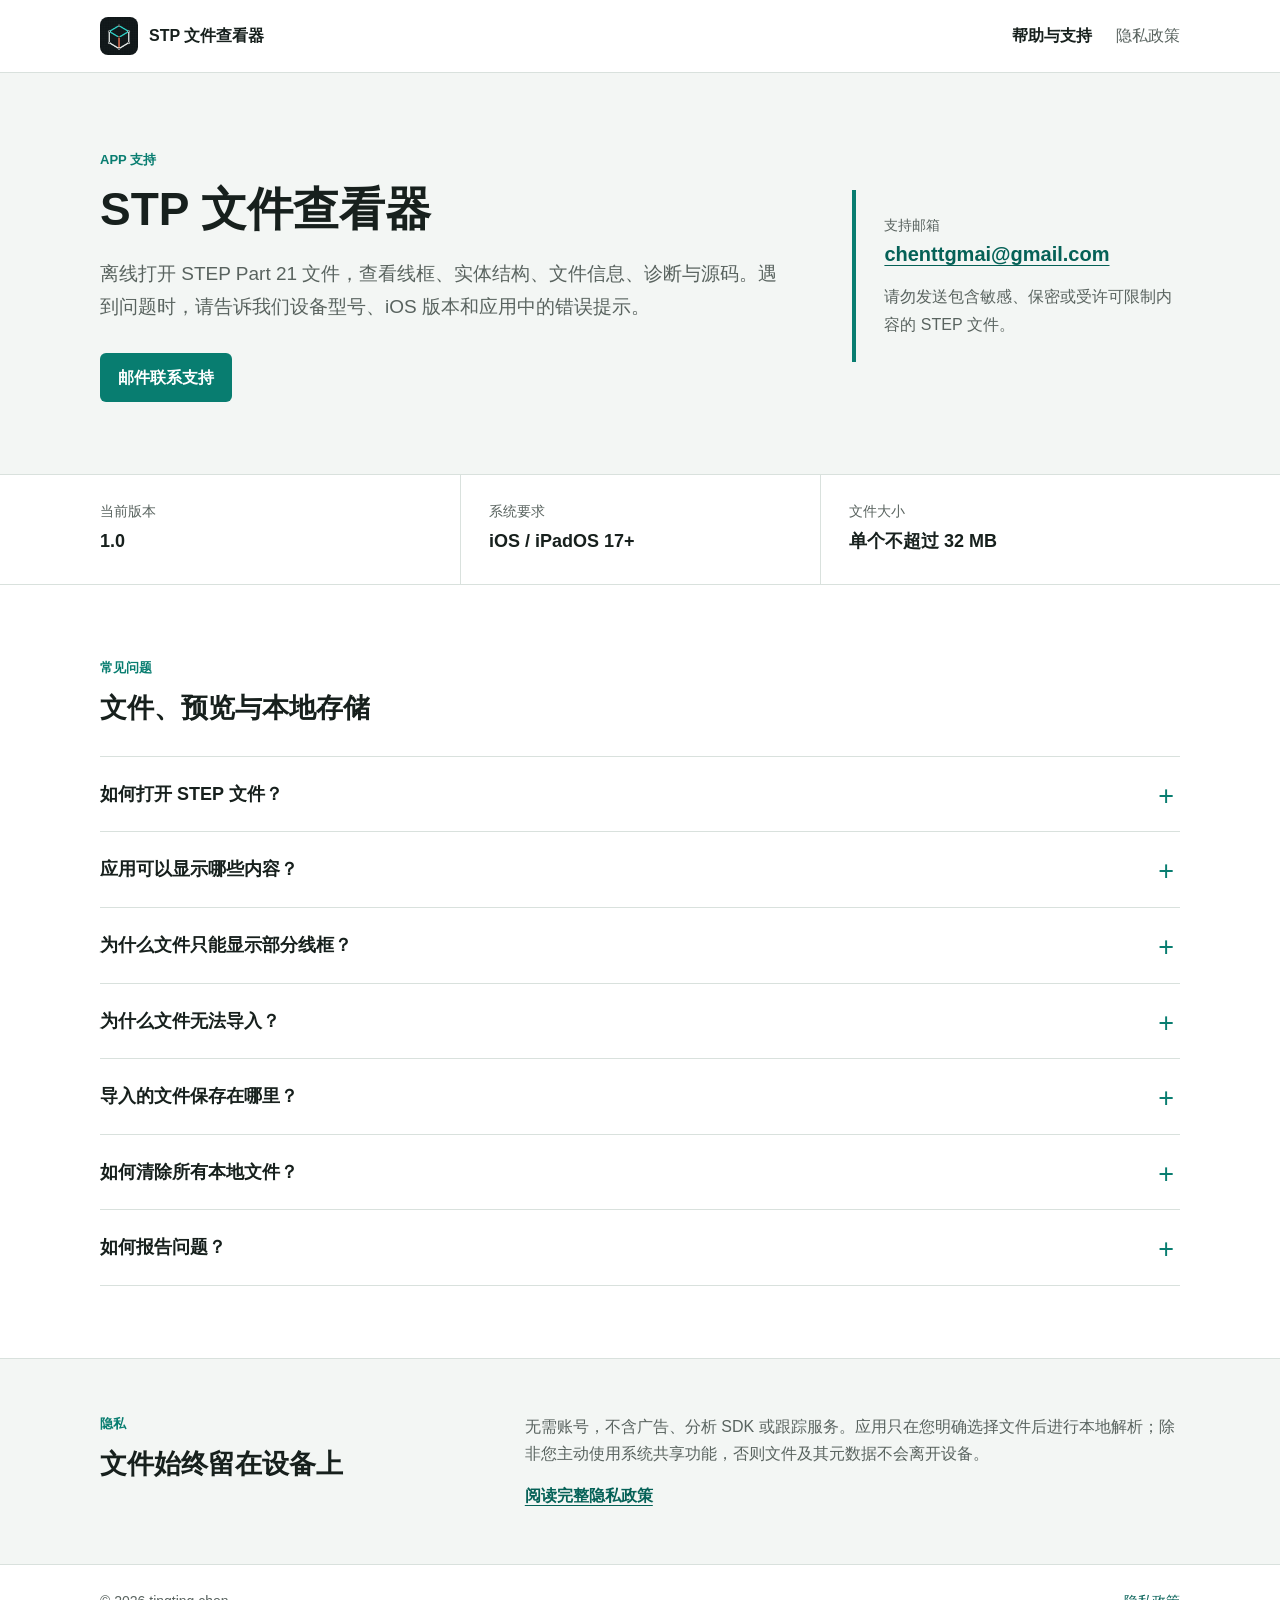
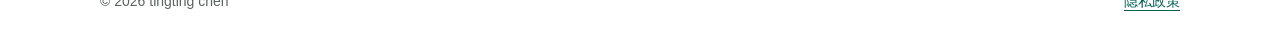
<file: index.html>
<!doctype html>
<html lang="zh-Hans">
<head>
  <meta charset="utf-8">
  <meta name="viewport" content="width=device-width, initial-scale=1">
  <meta name="description" content="STP 文件查看器官方帮助与支持页面">
  <title>帮助与支持 | STP 文件查看器</title>
  <link rel="icon" href="app-icon.png">
  <link rel="stylesheet" href="styles.css">
</head>
<body>
  <header class="site-header">
    <div class="shell header-inner">
      <a class="brand" href="index.html" aria-label="返回帮助与支持首页">
        <img src="app-icon.png" alt="" width="38" height="38">
        <span>STP 文件查看器</span>
      </a>
      <nav aria-label="主导航">
        <a aria-current="page" href="index.html">帮助与支持</a>
        <a href="privacy.html">隐私政策</a>
      </nav>
    </div>
  </header>

  <main>
    <section class="intro-band">
      <div class="shell intro-grid">
        <div>
          <p class="eyebrow">APP 支持</p>
          <h1>STP 文件查看器</h1>
          <p class="lede">离线打开 STEP Part 21 文件，查看线框、实体结构、文件信息、诊断与源码。遇到问题时，请告诉我们设备型号、iOS 版本和应用中的错误提示。</p>
          <a class="primary-action" href="mailto:chenttgmai@gmail.com?subject=STP%20%E6%96%87%E4%BB%B6%E6%9F%A5%E7%9C%8B%E5%99%A8%20App%20%E6%94%AF%E6%8C%81">邮件联系支持</a>
        </div>
        <aside class="contact-panel" aria-label="联系信息">
          <span class="panel-label">支持邮箱</span>
          <a href="mailto:chenttgmai@gmail.com">chenttgmai@gmail.com</a>
          <p>请勿发送包含敏感、保密或受许可限制内容的 STEP 文件。</p>
        </aside>
      </div>
    </section>

    <section class="facts-band" aria-label="版本信息">
      <div class="shell facts-grid">
        <div>
          <span class="fact-label">当前版本</span>
          <strong>1.0</strong>
        </div>
        <div>
          <span class="fact-label">系统要求</span>
          <strong>iOS / iPadOS 17+</strong>
        </div>
        <div>
          <span class="fact-label">文件大小</span>
          <strong>单个不超过 32 MB</strong>
        </div>
      </div>
    </section>

    <section class="content-band">
      <div class="shell">
        <div class="section-heading">
          <p class="eyebrow">常见问题</p>
          <h2>文件、预览与本地存储</h2>
        </div>
        <div class="faq-list">
          <details>
            <summary>如何打开 STEP 文件？</summary>
            <p>在应用文件库中点击“打开文件”，然后从系统“文件”选择器中选择扩展名为 <code>.stp</code> 或 <code>.step</code> 的 STEP Part 21 文件。也可以点击“打开示例”直接体验。</p>
          </details>
          <details>
            <summary>应用可以显示哪些内容？</summary>
            <p>当前版本可显示基础点、直线、折线，以及圆和椭圆边的有界折线近似；并提供旋转、缩放、平移、标准视角、实体结构、文件信息、诊断和源码搜索。</p>
          </details>
          <details>
            <summary>为什么文件只能显示部分线框？</summary>
            <p>本应用定位为快速线框查看器，不是完整 CAD 内核。只包含高级样条、曲面、实体布尔结果或厂商私有实体的文件可能只能显示部分内容。请在查看器的“信息”页检查解析诊断。</p>
          </details>
          <details>
            <summary>为什么文件无法导入？</summary>
            <p>请确认文件是文本形式的 STEP Part 21 文件、大小不超过 32 MB 且没有损坏。空文件、符号链接、过度复杂或结构异常的文件会被安全拒绝。</p>
          </details>
          <details>
            <summary>导入的文件保存在哪里？</summary>
            <p>文件会复制到应用自己的私有本地文件库，不会上传到服务器。删除文件库中的项目会删除应用保存的副本，但不会修改“文件”App、iCloud Drive 或其他文件提供器中的原始文件。</p>
          </details>
          <details>
            <summary>如何清除所有本地文件？</summary>
            <p>打开应用“设置”，选择“删除全部文件”。应用会清除自己的文件副本、恢复中的文件和共享临时副本。卸载应用也会删除应用私有目录中的文件和索引。</p>
          </details>
          <details>
            <summary>如何报告问题？</summary>
            <p>请发送设备型号、iOS 或 iPadOS 版本、应用版本以及错误提示截图。若必须提供示例文件，请先删除作者、组织和其他敏感元数据，并确认您有权分享该文件。</p>
          </details>
        </div>
      </div>
    </section>

    <section class="privacy-band">
      <div class="shell privacy-grid">
        <div>
          <p class="eyebrow">隐私</p>
          <h2>文件始终留在设备上</h2>
        </div>
        <div>
          <p>无需账号，不含广告、分析 SDK 或跟踪服务。应用只在您明确选择文件后进行本地解析；除非您主动使用系统共享功能，否则文件及其元数据不会离开设备。</p>
          <a class="text-link" href="privacy.html">阅读完整隐私政策</a>
        </div>
      </div>
    </section>
  </main>

  <footer>
    <div class="shell footer-inner">
      <span>&copy; 2026 tingting chen</span>
      <a href="privacy.html">隐私政策</a>
    </div>
  </footer>
</body>
</html>
</file>
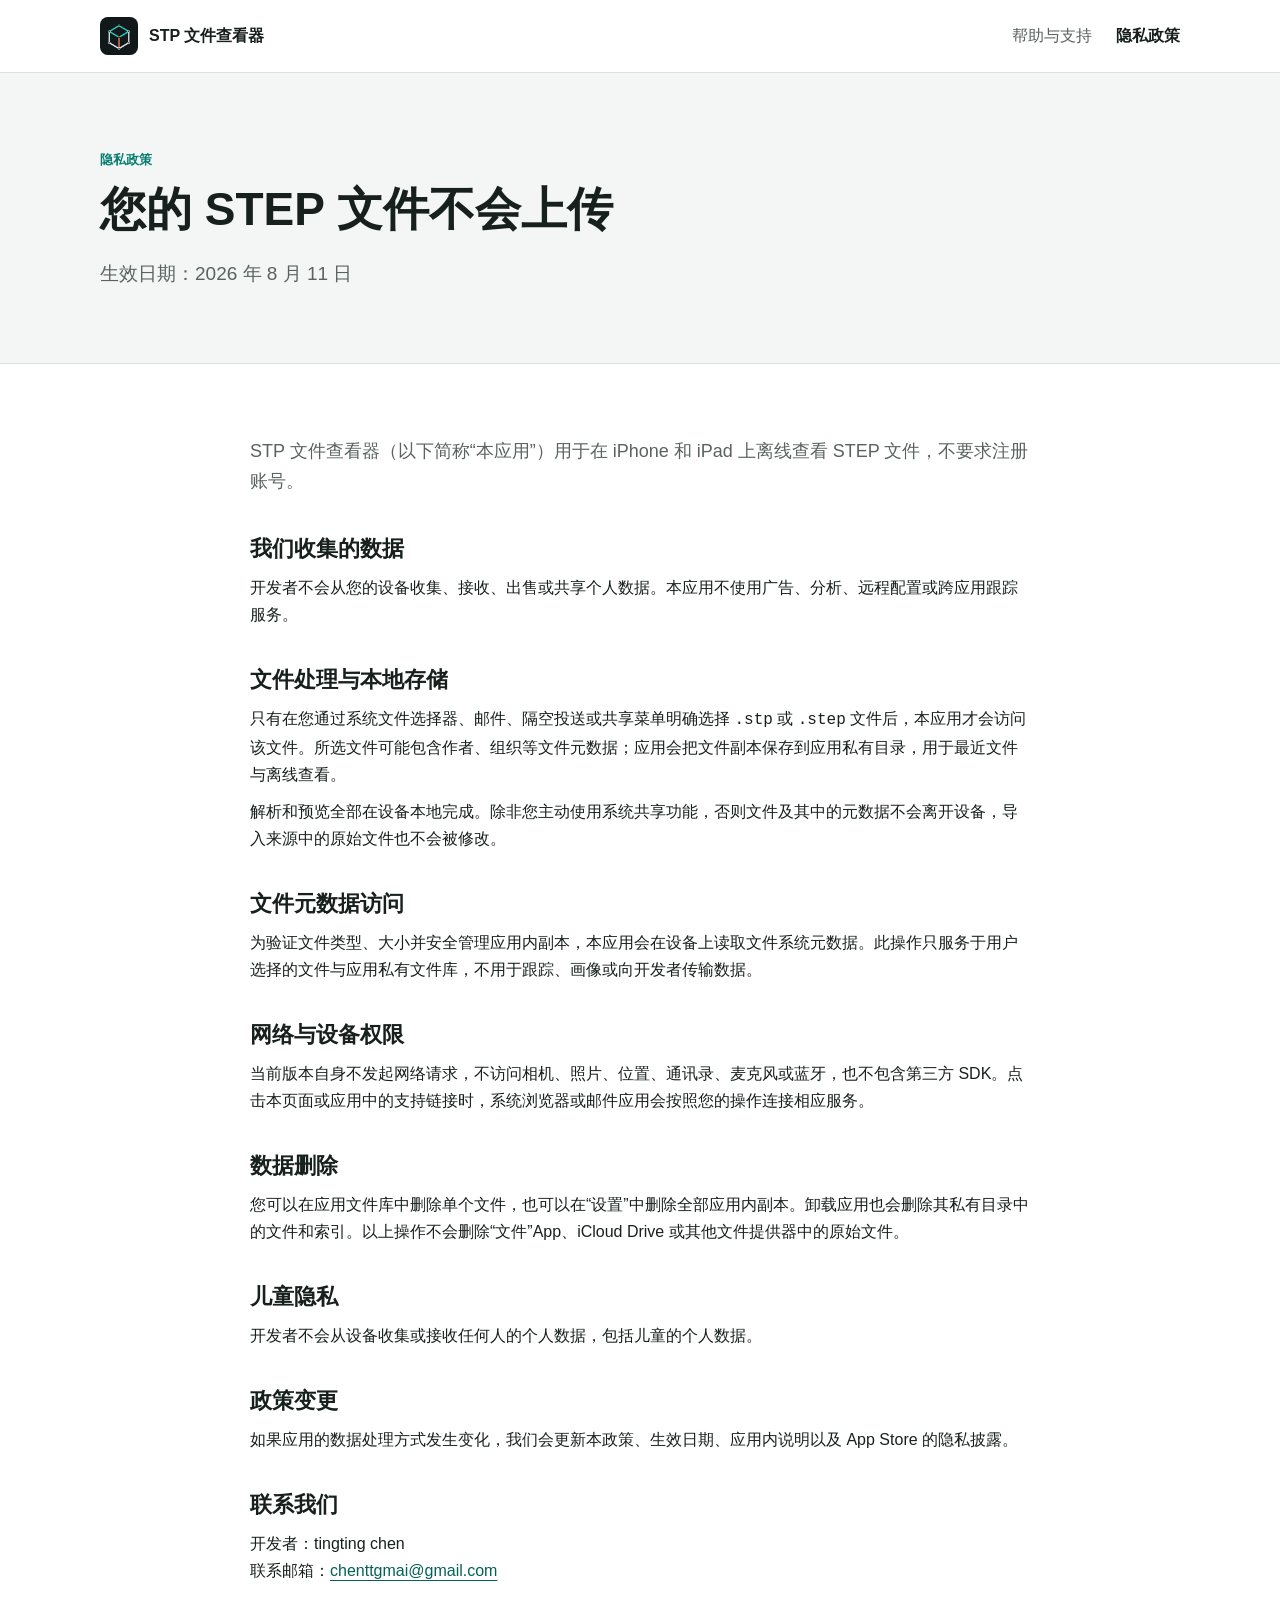
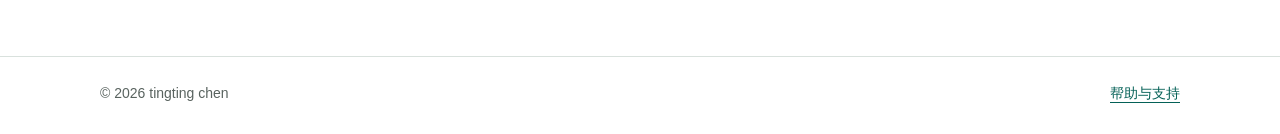
<file: privacy.html>
<!doctype html>
<html lang="zh-Hans">
<head>
  <meta charset="utf-8">
  <meta name="viewport" content="width=device-width, initial-scale=1">
  <meta name="description" content="STP 文件查看器隐私政策">
  <title>隐私政策 | STP 文件查看器</title>
  <link rel="icon" href="app-icon.png">
  <link rel="stylesheet" href="styles.css">
</head>
<body>
  <header class="site-header">
    <div class="shell header-inner">
      <a class="brand" href="index.html" aria-label="返回帮助与支持首页">
        <img src="app-icon.png" alt="" width="38" height="38">
        <span>STP 文件查看器</span>
      </a>
      <nav aria-label="主导航">
        <a href="index.html">帮助与支持</a>
        <a aria-current="page" href="privacy.html">隐私政策</a>
      </nav>
    </div>
  </header>

  <main>
    <section class="policy-heading">
      <div class="shell policy-heading-inner">
        <p class="eyebrow">隐私政策</p>
        <h1>您的 STEP 文件不会上传</h1>
        <p class="lede">生效日期：2026 年 8 月 11 日</p>
      </div>
    </section>

    <section class="policy-band">
      <article class="shell policy-copy">
        <p>STP 文件查看器（以下简称“本应用”）用于在 iPhone 和 iPad 上离线查看 STEP 文件，不要求注册账号。</p>

        <h2>我们收集的数据</h2>
        <p>开发者不会从您的设备收集、接收、出售或共享个人数据。本应用不使用广告、分析、远程配置或跨应用跟踪服务。</p>

        <h2>文件处理与本地存储</h2>
        <p>只有在您通过系统文件选择器、邮件、隔空投送或共享菜单明确选择 <code>.stp</code> 或 <code>.step</code> 文件后，本应用才会访问该文件。所选文件可能包含作者、组织等文件元数据；应用会把文件副本保存到应用私有目录，用于最近文件与离线查看。</p>
        <p>解析和预览全部在设备本地完成。除非您主动使用系统共享功能，否则文件及其中的元数据不会离开设备，导入来源中的原始文件也不会被修改。</p>

        <h2>文件元数据访问</h2>
        <p>为验证文件类型、大小并安全管理应用内副本，本应用会在设备上读取文件系统元数据。此操作只服务于用户选择的文件与应用私有文件库，不用于跟踪、画像或向开发者传输数据。</p>

        <h2>网络与设备权限</h2>
        <p>当前版本自身不发起网络请求，不访问相机、照片、位置、通讯录、麦克风或蓝牙，也不包含第三方 SDK。点击本页面或应用中的支持链接时，系统浏览器或邮件应用会按照您的操作连接相应服务。</p>

        <h2>数据删除</h2>
        <p>您可以在应用文件库中删除单个文件，也可以在“设置”中删除全部应用内副本。卸载应用也会删除其私有目录中的文件和索引。以上操作不会删除“文件”App、iCloud Drive 或其他文件提供器中的原始文件。</p>

        <h2>儿童隐私</h2>
        <p>开发者不会从设备收集或接收任何人的个人数据，包括儿童的个人数据。</p>

        <h2>政策变更</h2>
        <p>如果应用的数据处理方式发生变化，我们会更新本政策、生效日期、应用内说明以及 App Store 的隐私披露。</p>

        <h2>联系我们</h2>
        <p>开发者：tingting chen<br>联系邮箱：<a href="mailto:chenttgmai@gmail.com">chenttgmai@gmail.com</a></p>
      </article>
    </section>
  </main>

  <footer>
    <div class="shell footer-inner">
      <span>&copy; 2026 tingting chen</span>
      <a href="index.html">帮助与支持</a>
    </div>
  </footer>
</body>
</html>
</file>
<file: styles.css>
:root {
  color-scheme: light;
  --ink: #17201d;
  --muted: #59635f;
  --line: #d9e1dd;
  --paper: #ffffff;
  --soft: #f3f6f4;
  --accent: #087d70;
  --accent-dark: #056157;
  --focus: #b6462d;
  font-family: -apple-system, BlinkMacSystemFont, "Segoe UI", sans-serif;
}

* {
  box-sizing: border-box;
}

html {
  background: var(--paper);
  color: var(--ink);
  scroll-behavior: smooth;
}

body {
  margin: 0;
  font-size: 16px;
  line-height: 1.7;
}

a {
  color: var(--accent-dark);
  text-decoration-thickness: 1px;
  text-underline-offset: 4px;
}

a:focus-visible,
summary:focus-visible {
  outline: 3px solid var(--focus);
  outline-offset: 4px;
}

.shell {
  width: min(1080px, calc(100% - 40px));
  margin: 0 auto;
}

.site-header {
  border-bottom: 1px solid var(--line);
  background: rgba(255, 255, 255, 0.96);
}

.header-inner {
  min-height: 72px;
  display: flex;
  align-items: center;
  justify-content: space-between;
  gap: 24px;
}

.brand {
  min-width: 0;
  display: inline-flex;
  align-items: center;
  gap: 11px;
  color: var(--ink);
  font-weight: 720;
  text-decoration: none;
}

.brand img {
  flex: 0 0 auto;
  border-radius: 8px;
}

nav {
  display: flex;
  align-items: center;
  gap: 24px;
}

nav a {
  color: var(--muted);
  text-decoration: none;
}

nav a[aria-current="page"] {
  color: var(--ink);
  font-weight: 680;
}

.intro-band,
.policy-heading {
  padding: 76px 0 72px;
  border-bottom: 1px solid var(--line);
  background: var(--soft);
}

.intro-grid {
  display: grid;
  grid-template-columns: minmax(0, 1.35fr) minmax(280px, 0.65fr);
  gap: 72px;
  align-items: center;
}

.eyebrow {
  margin: 0 0 12px;
  color: var(--accent);
  font-size: 13px;
  font-weight: 760;
  letter-spacing: 0;
  text-transform: uppercase;
}

h1,
h2,
p,
strong,
a {
  overflow-wrap: anywhere;
}

h1 {
  max-width: 820px;
  margin: 0;
  font-size: 46px;
  line-height: 1.16;
  letter-spacing: 0;
}

h2 {
  margin: 0;
  font-size: 27px;
  line-height: 1.3;
  letter-spacing: 0;
}

.lede {
  max-width: 680px;
  margin: 22px 0 30px;
  color: var(--muted);
  font-size: 19px;
}

.primary-action {
  display: inline-flex;
  min-height: 48px;
  align-items: center;
  justify-content: center;
  border-radius: 6px;
  padding: 11px 18px;
  background: var(--accent);
  color: #ffffff;
  font-weight: 700;
  text-decoration: none;
}

.primary-action:hover {
  background: var(--accent-dark);
}

.contact-panel {
  border-left: 4px solid var(--accent);
  padding: 24px 0 24px 28px;
}

.panel-label,
.fact-label {
  display: block;
  color: var(--muted);
  font-size: 14px;
}

.contact-panel > a {
  font-size: 20px;
  font-weight: 720;
}

.contact-panel p {
  margin: 12px 0 0;
  color: var(--muted);
}

.facts-band {
  border-bottom: 1px solid var(--line);
}

.facts-grid {
  display: grid;
  grid-template-columns: repeat(3, minmax(0, 1fr));
}

.facts-grid > div {
  min-width: 0;
  padding: 25px 28px 27px 0;
}

.facts-grid > div + div {
  border-left: 1px solid var(--line);
  padding-left: 28px;
}

.facts-grid strong {
  display: block;
  margin-top: 2px;
  font-size: 18px;
}

.content-band,
.policy-band {
  padding: 72px 0;
}

.section-heading {
  margin-bottom: 30px;
}

.faq-list {
  border-top: 1px solid var(--line);
}

details {
  border-bottom: 1px solid var(--line);
}

summary {
  position: relative;
  cursor: pointer;
  padding: 22px 46px 22px 0;
  font-size: 18px;
  font-weight: 680;
  list-style: none;
}

summary::-webkit-details-marker {
  display: none;
}

summary::after {
  content: "+";
  position: absolute;
  top: 17px;
  right: 6px;
  color: var(--accent);
  font-size: 27px;
  font-weight: 400;
}

details[open] summary::after {
  content: "-";
}

details p {
  max-width: 840px;
  margin: -3px 0 24px;
  color: var(--muted);
}

code {
  font-family: ui-monospace, SFMono-Regular, Menlo, monospace;
}

.privacy-band {
  border-top: 1px solid var(--line);
  background: var(--soft);
  padding: 54px 0;
}

.privacy-grid {
  display: grid;
  grid-template-columns: minmax(220px, 0.7fr) minmax(0, 1.3fr);
  gap: 72px;
  align-items: start;
}

.privacy-grid p:not(.eyebrow) {
  margin: 0 0 15px;
  color: var(--muted);
}

.text-link {
  font-weight: 680;
}

.policy-heading-inner .lede {
  margin-bottom: 0;
}

.policy-copy {
  max-width: 780px;
}

.policy-copy > p:first-child {
  margin-top: 0;
  color: var(--muted);
  font-size: 18px;
}

.policy-copy h2 {
  margin-top: 38px;
  font-size: 22px;
}

.policy-copy p {
  margin: 10px 0 0;
}

footer {
  border-top: 1px solid var(--line);
  padding: 25px 0 30px;
  color: var(--muted);
  font-size: 14px;
}

.footer-inner {
  display: flex;
  justify-content: space-between;
  gap: 24px;
}

@media (max-width: 760px) {
  .header-inner {
    min-height: 66px;
    align-items: flex-start;
    flex-direction: column;
    gap: 12px;
    padding-top: 14px;
    padding-bottom: 14px;
  }

  nav {
    width: 100%;
    gap: 20px;
    overflow-x: auto;
    white-space: nowrap;
  }

  .intro-band,
  .policy-heading {
    padding: 52px 0 48px;
  }

  .intro-grid,
  .privacy-grid {
    grid-template-columns: minmax(0, 1fr);
    gap: 38px;
  }

  h1 {
    font-size: 34px;
  }

  .lede {
    font-size: 17px;
  }

  .contact-panel {
    padding-top: 12px;
    padding-bottom: 12px;
  }

  .facts-grid {
    grid-template-columns: minmax(0, 1fr);
  }

  .facts-grid > div,
  .facts-grid > div + div {
    border-left: 0;
    border-top: 1px solid var(--line);
    padding: 18px 0;
  }

  .facts-grid > div:first-child {
    border-top: 0;
  }

  .content-band,
  .policy-band {
    padding: 50px 0;
  }

  .footer-inner {
    flex-direction: column;
    gap: 8px;
  }
}

@media (prefers-reduced-motion: reduce) {
  html {
    scroll-behavior: auto;
  }
}
</file>
